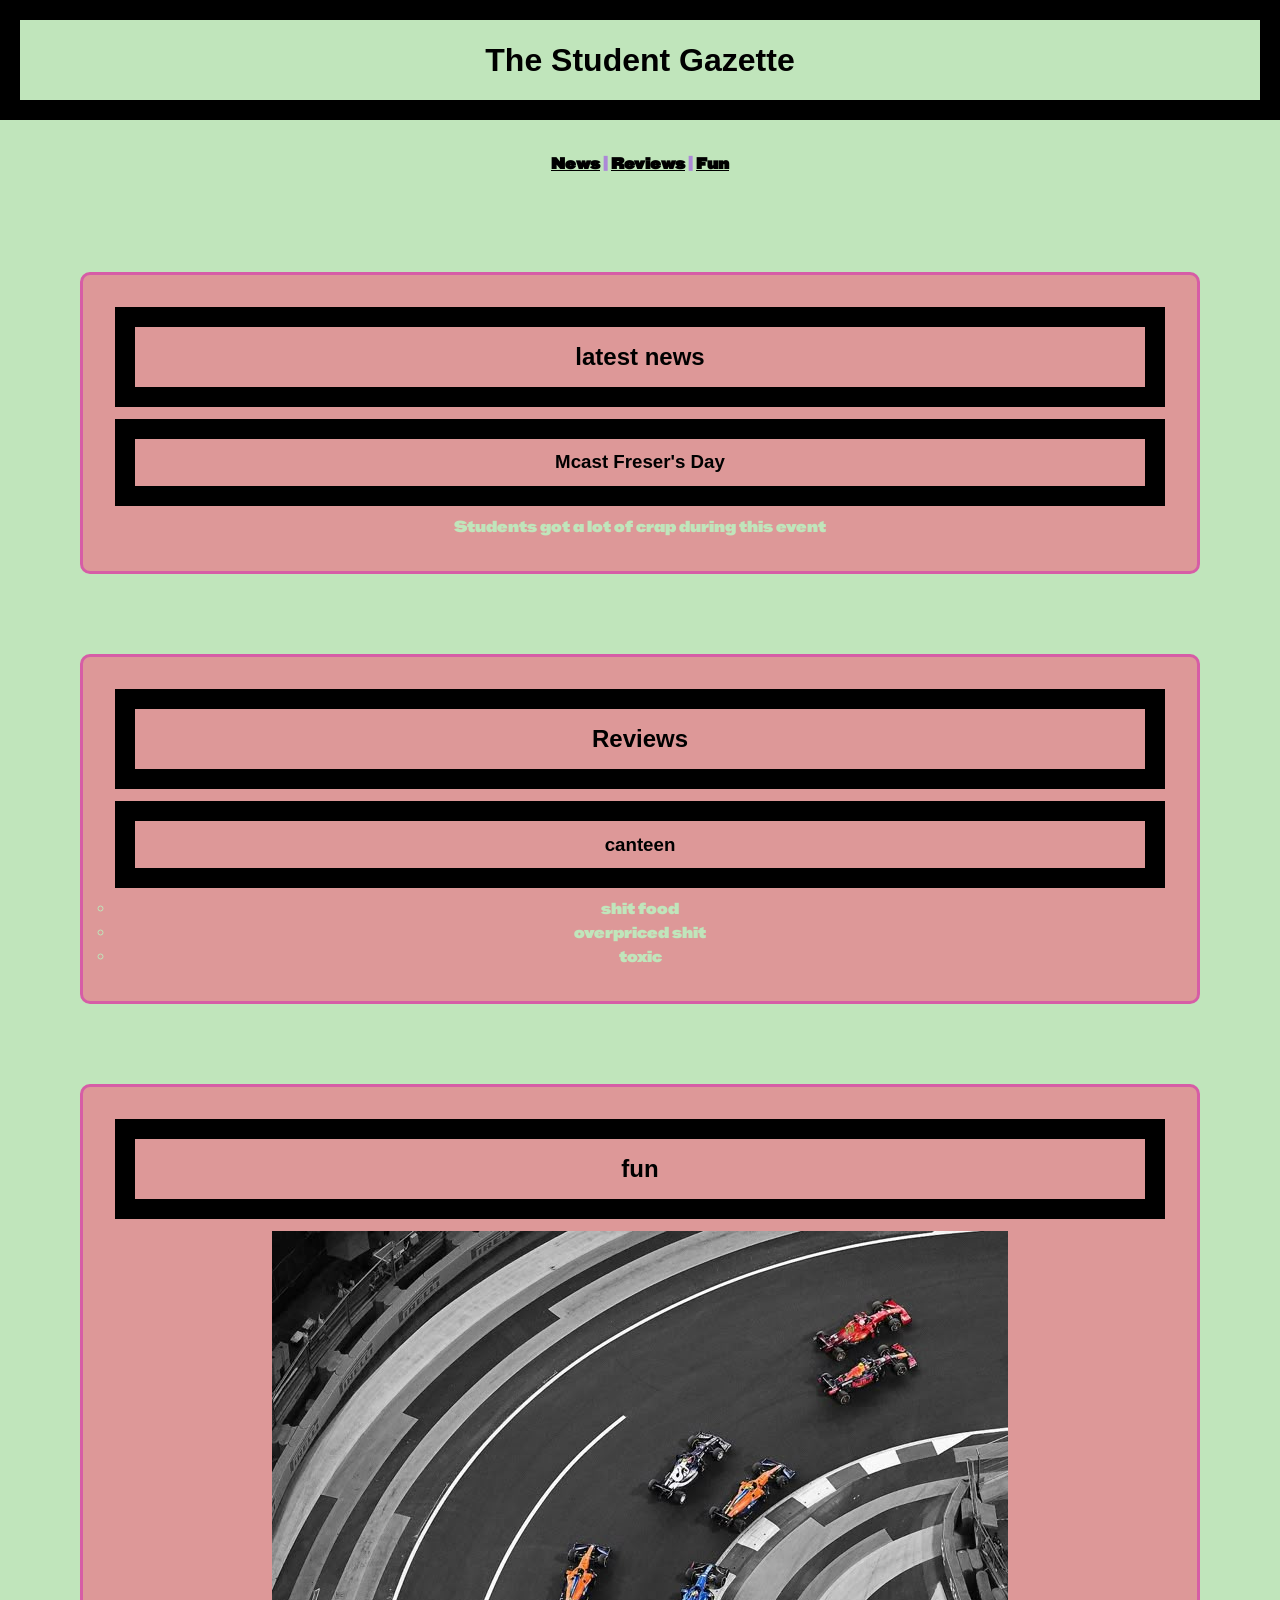
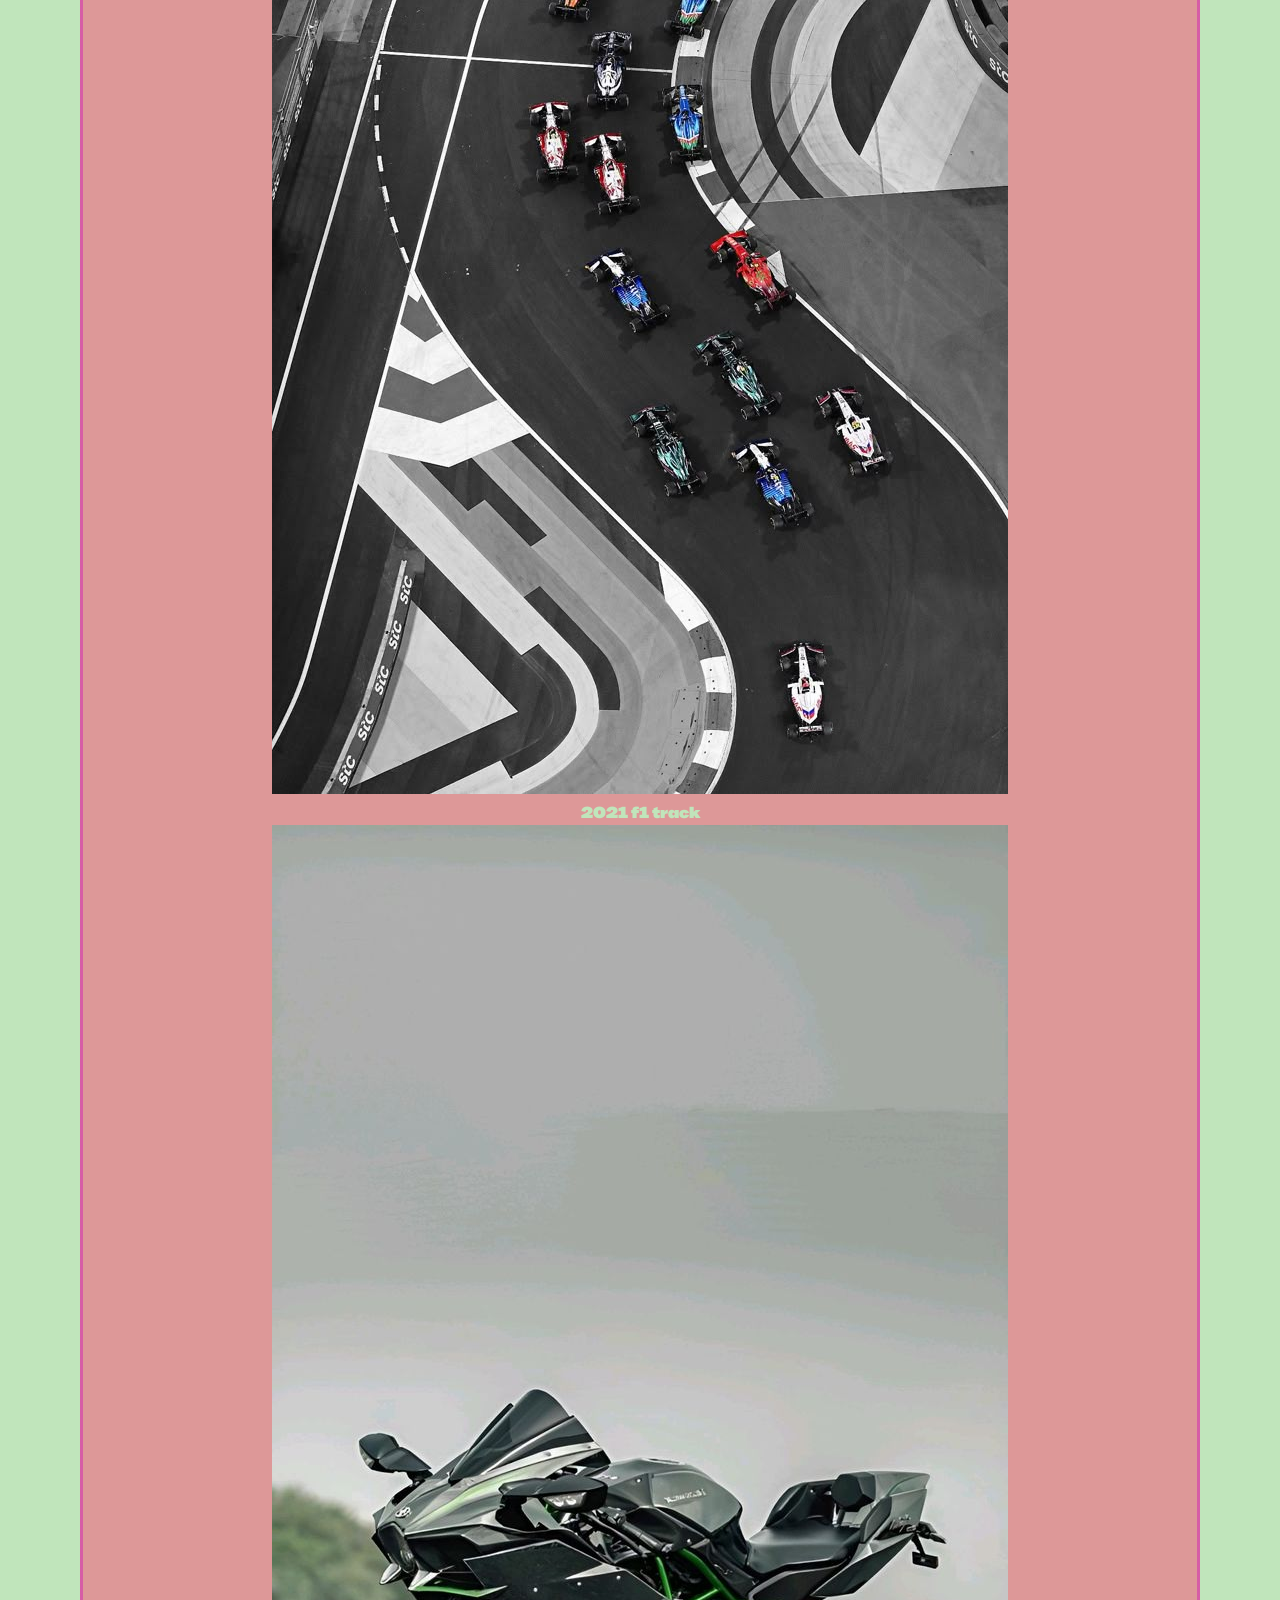
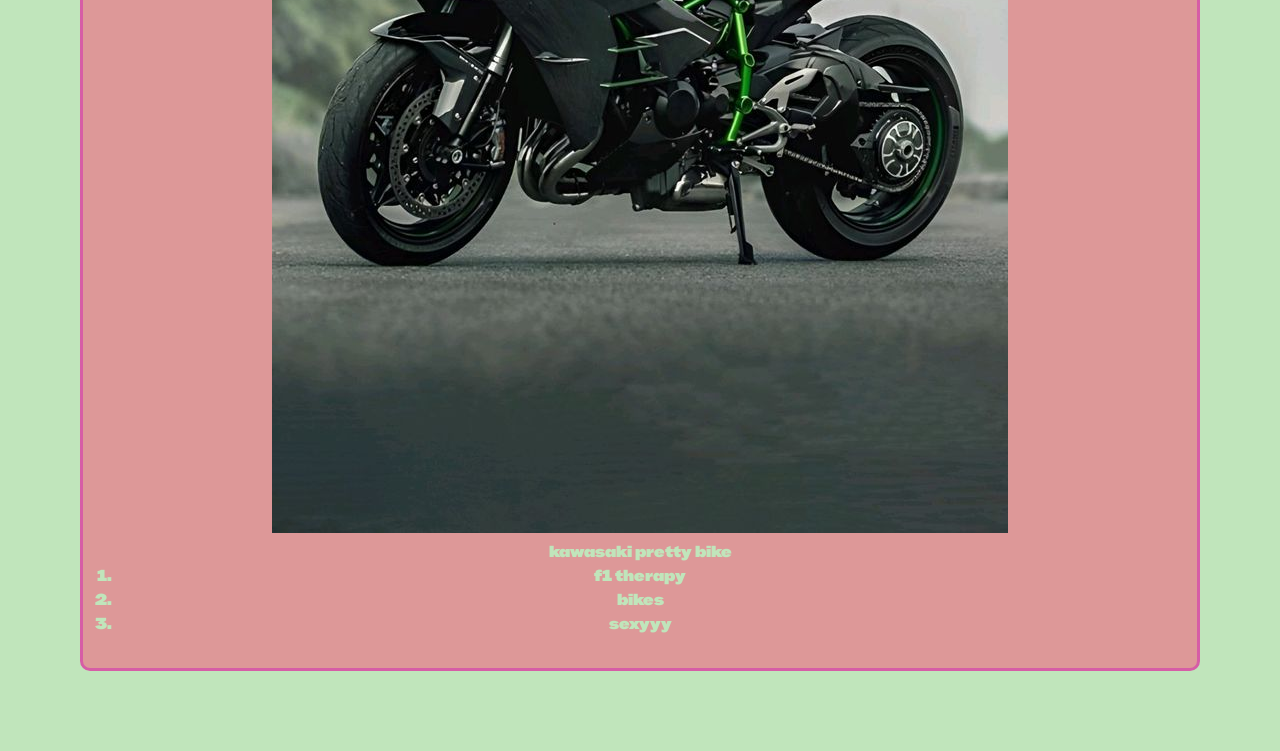
<file: index.html>
<!DOCTYPE html>
<html lang="en">
<head>
    <meta charset="UTF-8">
    <meta name="viewport" content="width=device-width, initial-scale=1.0">
<!--a link to our CSS file -->
<link rel="preconnect" href="https://fonts.googleapis.com">
<link rel="preconnect" href="https://fonts.gstatic.com" crossorigin>
<link href="https://fonts.googleapis.com/css2?family=BBH+Sans+Hegarty&display=swap" rel="stylesheet">
<link rel="stylesheet" href="style.css">


    <title>The Student Gazette</title>
</head>
<body>
    <!-- This is a comment and will not show on the page -->
    <!--this is a visible content of our website-->
    
    <!-- The banner/intro of my website-->
    <header>
        <h1>The Student Gazette </h1>
        
        <!--navigation for the website-->
        <nav>
            <!-- anchor/links tag-->
            <a href="#news">News</a> &vert;
            <a href="#reviews">Reviews</a> &vert;
            <a href="#fun">Fun</a> 
        </nav>
    </header>
    
    <!--main content for website-->
    <main>
        <!--a section of the website-->
        <section id="News">
            <h2>latest news </h2>
            <!--An element of the thematic section-->
            <article>
                <h3>Mcast Freser's Day</h3>
                <p>Students got a lot of crap during this event</p>
            </article>
        </section>
        
        <section id="Reviews">
            <h2>Reviews</H2>
                <article>
                    <!--unordered list -->
                    <!--items anre defined with an li-->
                    <ul>
                        <h3> canteen</h3>
                        <ul>
                            <li> shit food</li>
                            <li>overpriced shit</li>
                            <li>toxic</li>
                        </ul>
                    </article>
                </section>
                
                <section id="fun">
                    <h2>fun</h2>
                    <article>
                        <!-- figures help with website readability-->
                        <figure>
                        <img src="2021 F1 Saudi Arabian GP start.jpg" alt="f1 track ">
                        <figcaption>2021 f1 track</figcaption>
                        </figure>
                        <figure>
                            <img src="kawasaki ninja h2R.jpg" alt=" pretty bike ">
                            <figcaption>kawasaki pretty bike </figcaption>
                        </figure>
                      <ol>
                            <li>f1 therapy</li>
                            <li>bikes</li> 
                            <li>sexyyy</li>
                        </ol>
                    </article>
                    </section>

            </main>
        </body>
        </html>
</file>
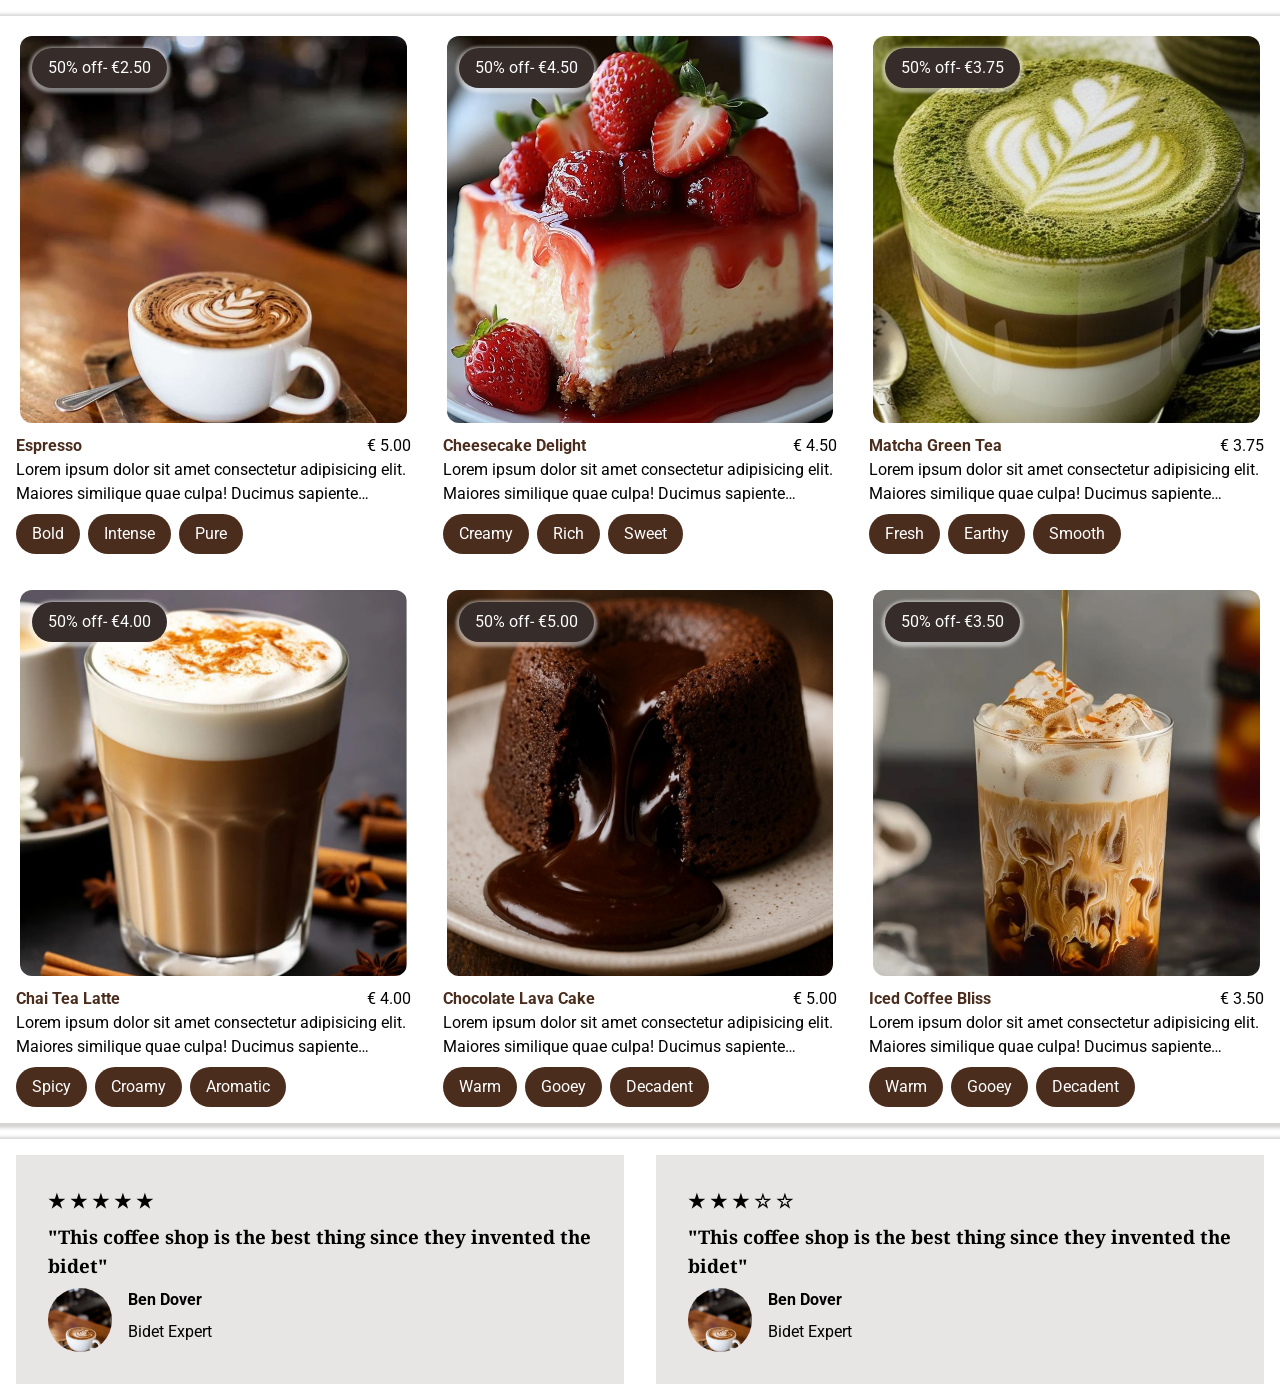
<file: coffee/index.html>
<!DOCTYPE html>
<html lang="en">
<head>
    <meta charset="UTF-8">
    <meta name="viewport" content="width=device-width, initial-scale=1.0">
    
    <link rel="stylesheet" href="style.css">
    
    <title>Coffee Shop</title>
</head>
<body>
    <main class="container">
        
        <section class="d-grid grid-3col sm-grid-3col gap-3">
            
            <!--A column for a product-->
            <div class="col">
                <figure class="product-image">
                    <img src="assets/coffee-cup.jpg" alt="">
                    <figcaption class="product-tag">50% off- €2.50</figcaption>
                </figure>
                
                <div class="d-flex flex-between">
                    <strong class="text-primary"> Espresso</strong>
                    <span>&euro; 5.00</span>
                </div>
                
                <p class="line-2">
                    Lorem ipsum dolor sit amet consectetur adipisicing elit. Maiores similique quae culpa!
                    Ducimus sapiente inventore perspiciatis nulla consequuntur blanditiis, vel unde, iste omnis numquam reiciendis, libero debitis iusto recusandae eius.
                </p>
                
                <div class="tags">
                    <a href="#" class="tag-item">Bold</a>
                    <a href="#" class="tag-item">Intense</a>
                    <a href="#" class="tag-item">Pure</a>
                </div>
           
           
            </div>
            <div class="col">
                <figure class="product-image">
                    <img src="assets/Delight-cheesecake.jpg" alt="">
                    <figcaption class="product-tag">50% off- €4.50</figcaption>
                </figure>
                
                <div class="d-flex flex-between">
                    <strong class="text-primary"> Cheesecake Delight</strong>
                    <span>&euro; 4.50</span>
                </div>
                <p class="line-2">
                    Lorem ipsum dolor sit amet consectetur adipisicing elit. Maiores similique quae culpa!
                    Ducimus sapiente inventore perspiciatis nulla consequuntur blanditiis, vel unde, iste omnis numquam reiciendis, libero debitis iusto recusandae eius.
                </p>
                <div class="tags">
                    <a href="#" class="tag-item">Creamy</a>
                    <a href="#" class="tag-item">Rich</a>
                    <a href="#" class="tag-item">Sweet</a>
                </div>

            </div>
            <div class="col">
                <figure class="product-image">
                    <img src="assets/Green-Tea.jpg" alt="">
                    <figcaption class="product-tag">50% off- €3.75</figcaption>
                </figure>
                
                <div class="d-flex flex-between">
                    <strong class="text-primary"> Matcha Green Tea</strong>
                    <span>&euro; 3.75</span>
                </div>
                <p class="line-2">
                    Lorem ipsum dolor sit amet consectetur adipisicing elit. Maiores similique quae culpa!
                    Ducimus sapiente inventore perspiciatis nulla consequuntur blanditiis, vel unde, iste omnis numquam reiciendis, libero debitis iusto recusandae eius.
                </p>
                <div class="tags">
                    <a href="#" class="tag-item">Fresh</a>
                    <a href="#" class="tag-item">Earthy</a>
                    <a href="#" class="tag-item">Smooth</a>
                </div>

            </div>
            <div class="col">
                <figure class="product-image">
                    <img src="assets/Chai-Tea.jpg" alt="">
                    <figcaption class="product-tag">50% off- €4.00</figcaption>
                </figure>
                
                <div class="d-flex flex-between">
                    <strong class="text-primary"> Chai Tea Latte </strong>
                    <span>&euro; 4.00</span>
                </div>
                <p class="line-2">
                    Lorem ipsum dolor sit amet consectetur adipisicing elit. Maiores similique quae culpa!
                    Ducimus sapiente inventore perspiciatis nulla consequuntur blanditiis, vel unde, iste omnis numquam reiciendis, libero debitis iusto recusandae eius.
                </p>
                <div class="tags">
                    <a href="#" class="tag-item">Spicy</a>
                    <a href="#" class="tag-item">Croamy</a>
                    <a href="#" class="tag-item">Aromatic</a>
                </div>

            </div>
            <div class="col">
                <figure class="product-image">
                    <img src="assets/Lava-Cake.jpg" alt="">
                    <figcaption class="product-tag">50% off- €5.00</figcaption>
                </figure>
                
                <div class="d-flex flex-between">
                    <strong class="text-primary"> Chocolate Lava Cake </strong>
                    <span>&euro; 5.00</span>
                </div>
                <p class="line-2">
                    Lorem ipsum dolor sit amet consectetur adipisicing elit. Maiores similique quae culpa!
                    Ducimus sapiente inventore perspiciatis nulla consequuntur blanditiis, vel unde, iste omnis numquam reiciendis, libero debitis iusto recusandae eius.
                </p>
                <div class="tags">
                    <a href="#" class="tag-item">Warm</a>
                    <a href="#" class="tag-item">Gooey</a>
                    <a href="#" class="tag-item">Decadent</a>
                </div>

            </div>
            <div class="col">
                <figure class="product-image">
                    <img src="assets/Iced-coffee.jpg" alt="">
                    <figcaption class="product-tag">50% off- €3.50</figcaption>
                </figure>
                
                <div class="d-flex flex-between">
                    <strong class="text-primary"> Iced Coffee Bliss </strong>
                    <span>&euro; 3.50</span>
                </div>
                <p class="line-2">
                    Lorem ipsum dolor sit amet consectetur adipisicing elit. Maiores similique quae culpa!
                    Ducimus sapiente inventore perspiciatis nulla consequuntur blanditiis, vel unde, iste omnis numquam reiciendis, libero debitis iusto recusandae eius.
                </p>
                <div class="tags">
                    <a href="#" class="tag-item">Warm</a>
                    <a href="#" class="tag-item">Gooey</a>
                    <a href="#" class="tag-item">Decadent</a>
                </div>
        </section>
        
        <section class="d-grid grid-2col sm-grid-3col gap-3">
            <div class="bg-muted p-3">

                <h3>
                    &starf;
                    &starf;
                    &starf;
                    &starf;
                    &starf;
                </h3>
                <h3>
                    "This coffee shop is the best thing since they invented the bidet"
                </h3>

                <div class="profile">
                    <img src="assets/coffee-cup.jpg" alt="">
                    <strong class="name">Ben Dover</strong>
                    <span class="job-title">Bidet Expert</span>
                 </div>
            </div>

         <div class="bg-muted p-3">

                <h3>
                    &starf;
                    &starf;
                    &starf;
                    &star;
                    &star;
                </h3>
                <h3>
                    "This coffee shop is the best thing since they invented the bidet"
                </h3>

                <div class="profile">
                    <img src="assets/coffee-cup.jpg" alt="">
                    <strong class="name">Ben Dover</strong>
                    <span class="job-title">Bidet Expert</span>
                 </div>
            </div>
        </section>

    </main>
    
    
    
</body>
</html>
</file>
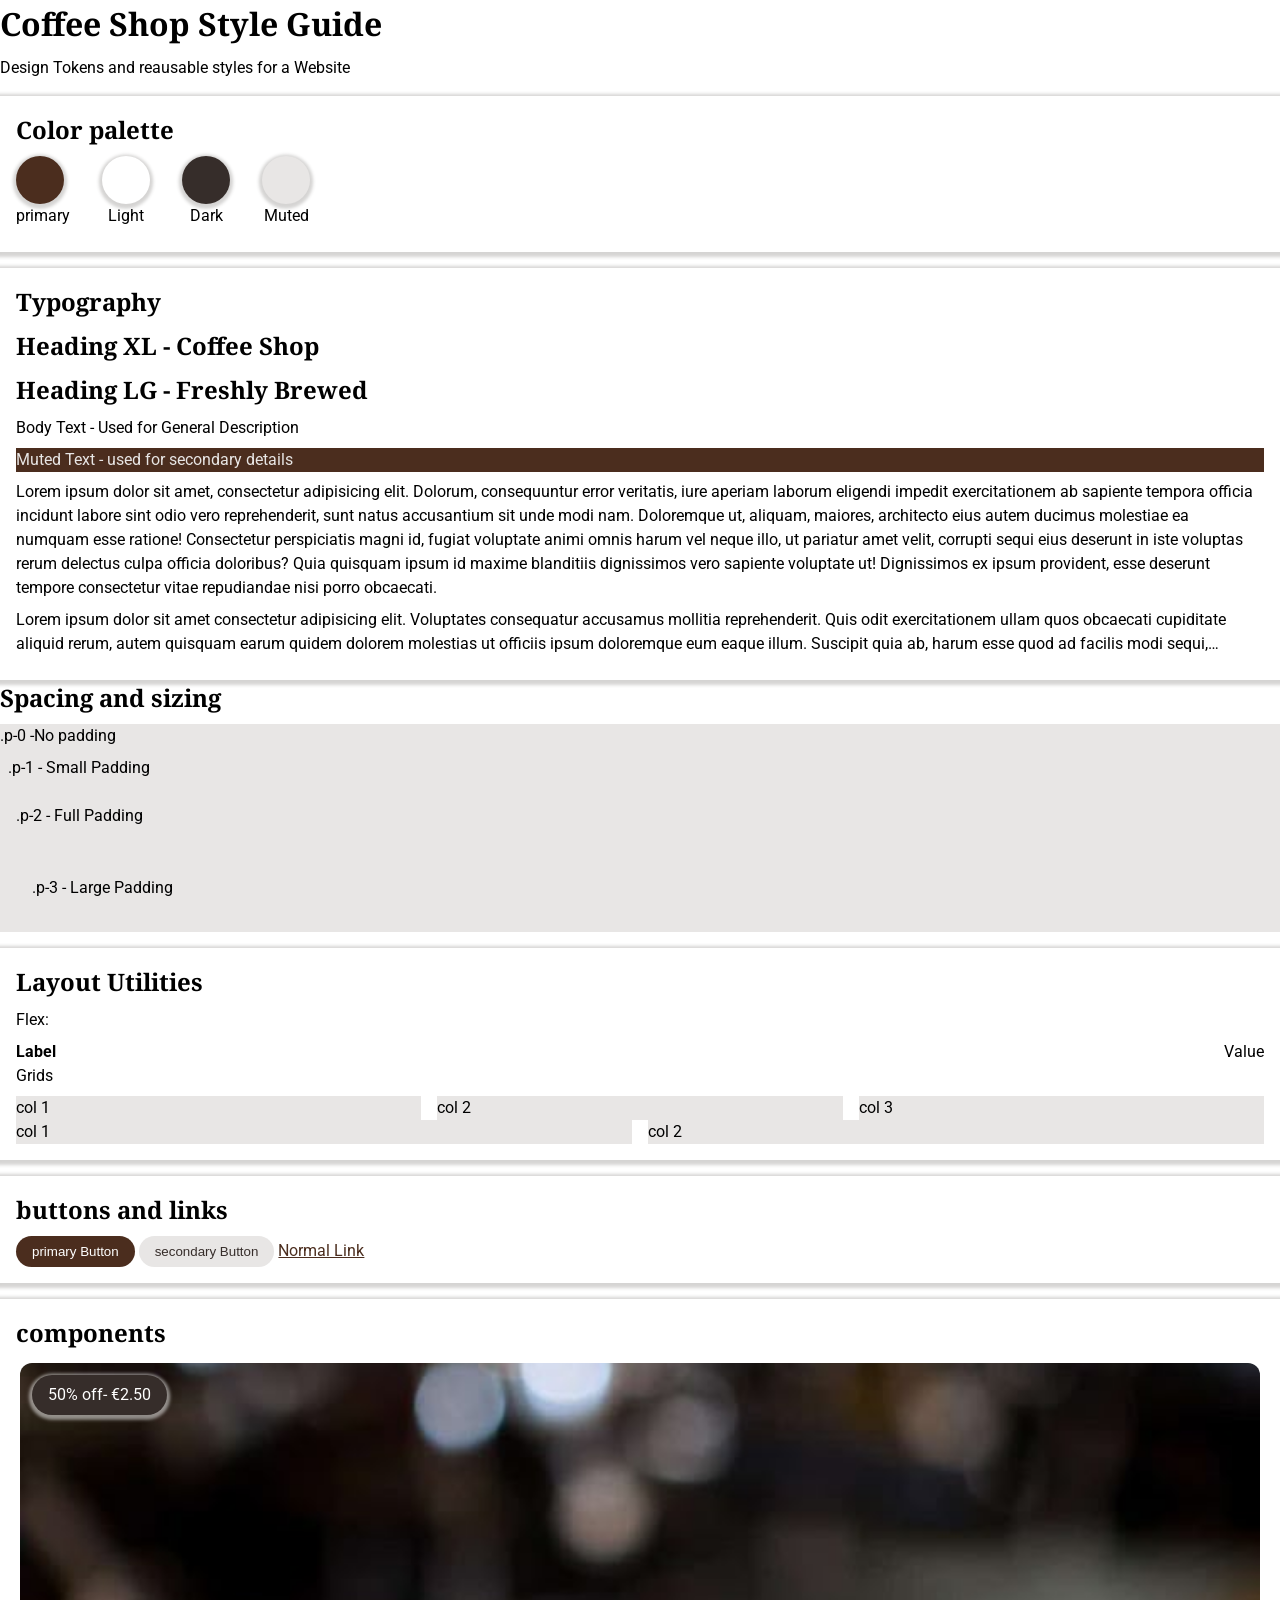
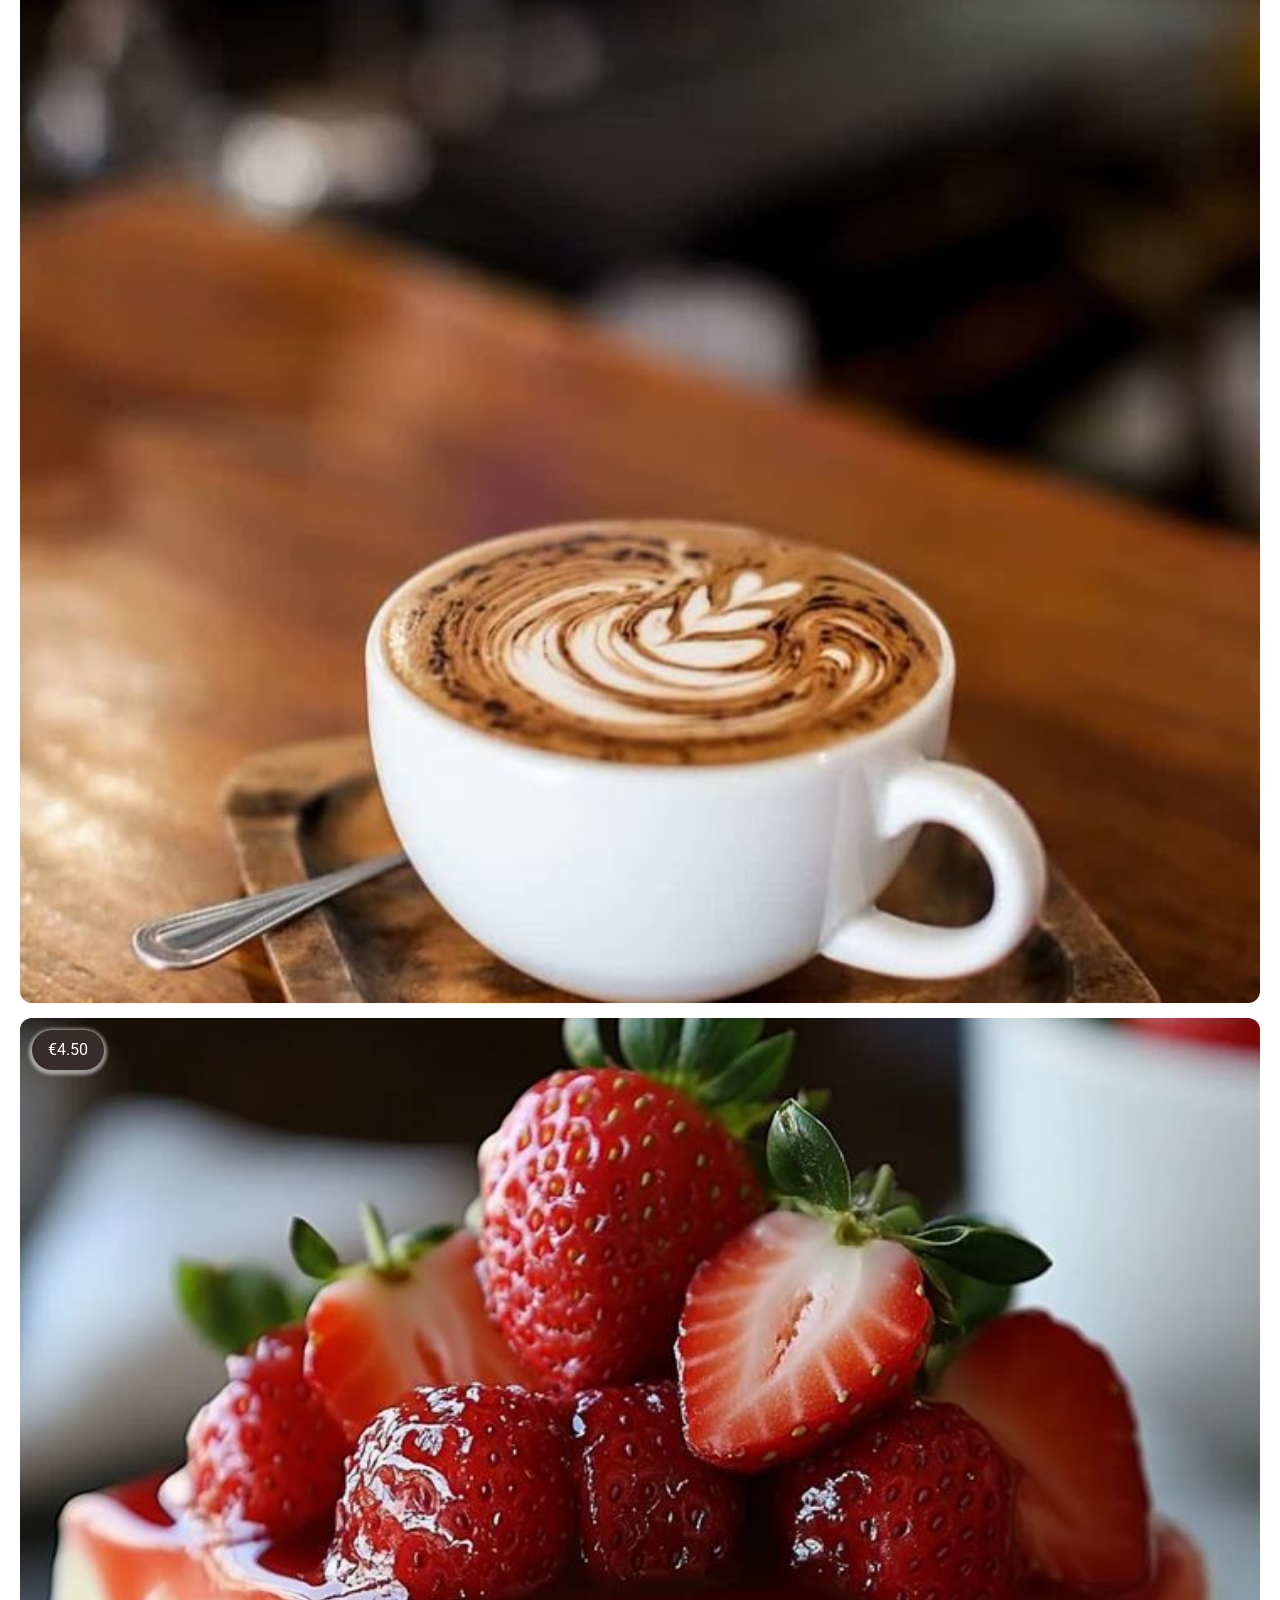
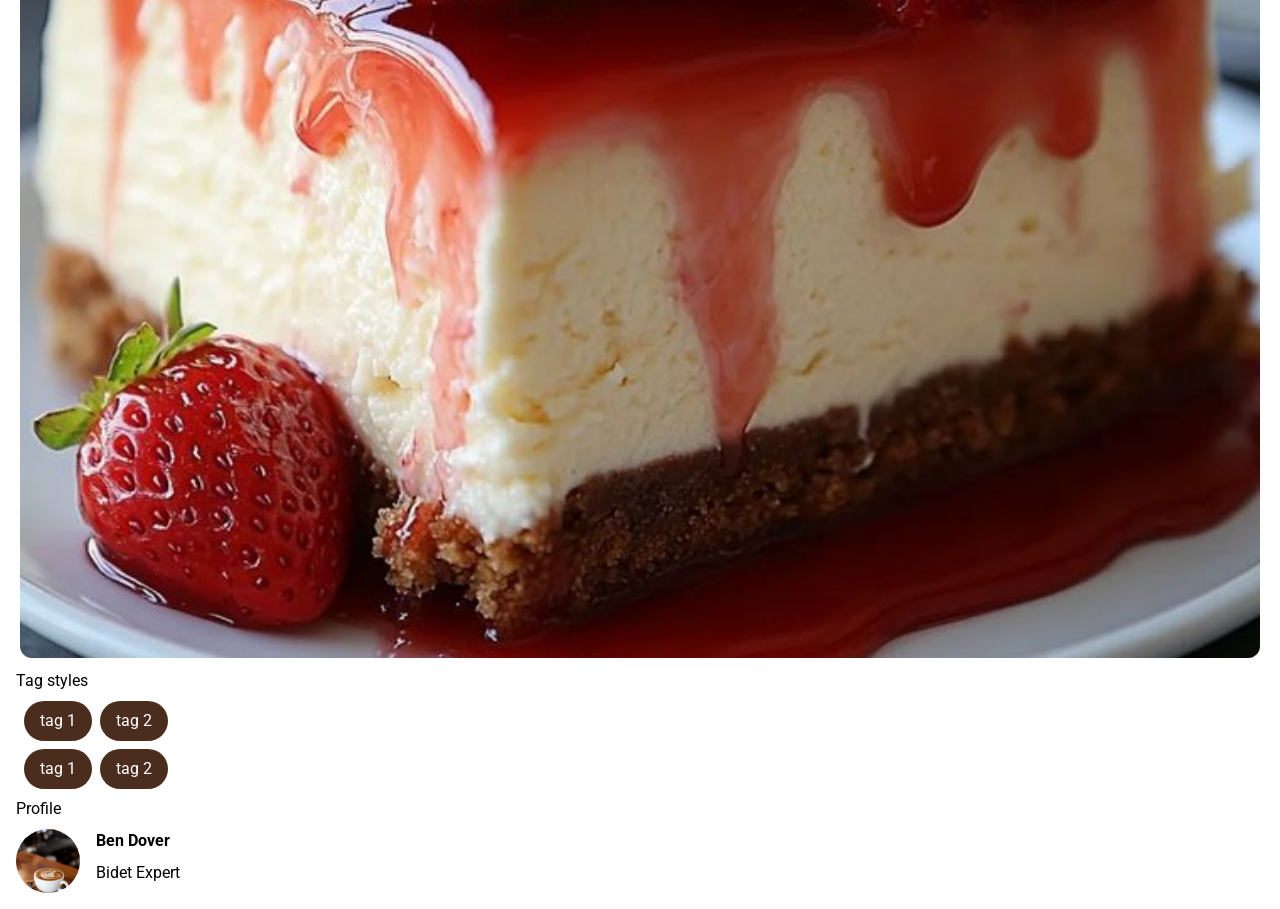
<file: coffee/style-guide.html>
<!DOCTYPE html>
<html lang="en">
<head>
    <meta charset="UTF-8">
    <meta name="viewport" content="width=device-width, initial-scale=1.0">
    
    <link rel="stylesheet" href="style.css">
    
    <title>Coffee Shop Style Guide</title>
</head>
<body>
    
    <!--unique website content-->
    <main class="container">
        <h1>Coffee Shop Style Guide </h1>
        <p>Design Tokens and reausable styles for a Website </p>
        
        
        <section>
            <h2>Color palette</h2>
            
            <article class="swatches gap-3">
                
                <!--color swatch-->
                <div class="swatch">
                    <div class="swatch-value bg-primary"></div>
                    <p class="swatch-name"> primary</p>
                </div>
                
                <!--color swatch-->
                <div class="swatch">
                    <div class="swatch-value bg-light"></div>
                    <p class="swatch-name"> Light</p>
                </div>
                
                <!--color swatch-->
                <div class="swatch">
                    <div class="swatch-value bg-dark"></div>
                    <p class="swatch-name"> Dark</p>
                </div>
                
                <!--color swatch-->
                <div class="swatch">
                    <div class="swatch-value bg-muted"></div>
                    <p class="swatch-name"> Muted </p>
                </div>
                
            </article>
        </section>
        
        <section>
            <h2>Typography</h2>
            
            
            <h1 class="heading-xl"> Heading XL - Coffee Shop</h1>
            <h2 class="heading-lg">Heading LG - Freshly Brewed</h2>
            <p> Body Text - Used for General Description </p>
            <p class="bg-primary text-muted">Muted Text - used for secondary details </p>
            
            <p class="line-1">Lorem ipsum dolor sit amet, consectetur adipisicing elit. Dolorum, consequuntur error veritatis, iure aperiam laborum eligendi impedit exercitationem ab sapiente tempora officia incidunt labore sint odio vero reprehenderit, sunt natus accusantium sit unde modi nam. Doloremque ut, aliquam, maiores, architecto eius autem ducimus molestiae ea numquam esse ratione! Consectetur perspiciatis magni id, 
                fugiat voluptate animi omnis harum vel neque illo, ut pariatur amet velit, corrupti sequi eius deserunt in iste voluptas rerum delectus culpa officia doloribus? Quia quisquam ipsum id maxime blanditiis dignissimos vero sapiente voluptate ut! Dignissimos ex ipsum provident, esse deserunt tempore consectetur vitae repudiandae nisi porro obcaecati.</p>
             <p class="line-2">Lorem ipsum dolor sit amet consectetur adipisicing elit. Voluptates consequatur accusamus mollitia reprehenderit. Quis odit exercitationem ullam quos obcaecati cupiditate aliquid rerum, autem quisquam earum quidem dolorem molestias ut officiis ipsum doloremque eum eaque illum. Suscipit quia ab, harum esse quod ad facilis modi sequi, maiores provident doloribus vitae distinctio dolores natus ratione voluptates officia voluptatibus iure neque deleniti odio? Tempora maiores in earum reprehenderit, commodi adipisci molestiae labore fuga numquam delectus voluptatem officia aperiam sint, accusamus quae blanditiis enim placeat eaque aliquid, facilis dolores? Explicabo sunt
                 praesentium hic ab voluptas fugit earum ipsa libero asperiores, magnam sint officiis voluptatibus?</p>
            </section>
        
        <sectio>
            <h2>Spacing and sizing</h2>
            
            <div class="p-0 bg-muted n-1">
                .p-0 -No padding
            </div>
            
            <div class="p-1 bg-muted n-1" >
                .p-1 - Small Padding
            </div>
            <div class="p-2 bg-muted n-1">
                .p-2 - Full Padding 
            </div>
            <div class="p-3 bg-muted n-1" >
                .p-3 - Large Padding
            </div>
        </sectio>
        
        <section>
            <h2>Layout Utilities</h2>
            
            
            <p>Flex:</p>
            <div class="d-flex flex-between">
                <strong> Label</strong>
                <span>Value</span>
            </div>
            <p>Grids</p>
            <div class="d-grid grid-3col gap-2 n-2">
                
                <div class="bg-muted">col 1</div>
                <div class="bg-muted">col 2</div>
                <div class="bg-muted">col 3</div>
            </div>
            
            <div class="d-grid grid-2col gap-2 n-2">
                
                <div class="bg-muted">col 1</div>
                <div class="bg-muted">col 2</div>
            </div>
        </section>
        
        <section>
            <h2>buttons and links</h2>
            
            <button class="btn btn-primary">primary Button</button>
            <button class="btn btn-secondary">secondary Button</button>
            <a href="#" class="link"> Normal Link</a>
        </section>
        
        <section>
            <h2>components</h2>
            
            <figure class="product-image">
                <img src="assets/coffee-cup.jpg" alt="">
                <figcaption class="product-tag">50% off- €2.50</figcaption>
            </figure>

            <figure class="product-image">
                <img src="assets/Delight-cheesecake.jpg" alt="">
                <figcaption class="product-tag">€4.50</figcaption>
            </figure>
            
            <p>Tag styles </p>
            <ul class="tags m-1">
                <li class="tag-item">tag 1</li>
                <li class="tag-item">tag 2</li>
            </ul>
            
            <div class="tags m-1">
                <a href="#" class="tag-item">tag 1</a>
                <a href="#" class="tag-item">tag 2</a>
            </div>
            <p>Profile</p>
         <div class="profile">
            <img src="assets/coffee-cup.jpg" alt="">
            <strong class="name">Ben Dover</strong>
            <span class="job-title">Bidet Expert</span>
         </div>
            </section>
            
        </main>
        
    </body>
    </html>
</file>
<file: style.css>
/* targets the body tag <body.*/
/*CSS reset*/

*{
    margin: 0;
    padding: 0;
}
/* this is a comment in css*/
body{
    background-color: #c0e5bb;
    font-family:  "BBH Sans Hegarty",Arial, Helvetica, sans-serif;
    line-height: 1.5; /*1.5 line spacing */
    color: #ac89d7;
    text-align: center;
}

h1,h2,h3,h4,h5,h6 {
    font-family:  "BBH Sans Bogle", sans-serif;
    margin-bottom: 0.5em; /* em -scales on font size*/
    /* if the font size is 40px, 0.5em is 28px */
padding: 0.5em;
color: black;
border-style: solid;
border-width: 20px;

}
section
{
    background-color: #dd9898;
    color: #c0e5bb;
    margin: 5em;
    padding: 2em;

    border-width: 3px;
    border-style: solid;
    border-color: #d65da6;
    border-radius: 10px;
}
nav
{ 
    padding: 1em;
    font-weight: bold;
}
nav a{/* targets all links in the nav*/
    color: black;
}
</file>
<file: coffee/style.css>
@import url('https://fonts.googleapis.com/css2?family=Noto+Serif:ital,wght@0,100..900;1,100..900&family=Roboto:ital,wght@0,100..900;1,100..900&display=swap');

  /* CSS Variables*/
:root {
   --primary: #4b2d1e;
   --primary-tint: #75513f;
   --primary-shade: #30170a;

   --Dark: #362d2a;
   --light:#ffffff;

   --muted:#e8e6e5;
   --muted-tint:#f8f6f5;
   --muted-shade:#d8d6d5;

   --shadow-dark: 0 0.1rem 0.2rem 0.2rem rgba(45, 40, 35, 0.2);
   --shadow-light: 0 0.1rem 0.2rem 0.2rem rgba(255, 255, 255, 0.5);

--font-normal: Roboto,arial,sans-serif;
--font-heading: 'Noto serif',serif;


--space-0: 0;
--space-1: 0.5rem;
--space-2: 1rem;
--space-3: 2rem;
}

/* CSS Reset - Targets everything */
*{
    box-sizing: border-box;
    margin: 0;
    padding: 0;
}

body{
    font-family:  var(--font-normal);
    line-height: 1.5;

}
h1,h2,h3,h4,h5,h6{
    font-family: var(--font-heading);
    margin-bottom: 0.5rem;
}

p{
    margin-bottom: 0.5rem;
}



/************************************* BUTTONS ********************************/
.btn{
    border:none;
    border-radius: 1rem;

    padding: var(--space-1) var(--space-2);
     
    cursor: pointer;

}
.btn-primary {
    background-color: var(--primary);
    color: var(--light);
}
.btn-primary:hover {
background-color:var(--primary-tint);
}
.btn-primary:active {
    background-color: var(--primary-shade);
}

.btn-secondary{
    background-color: var(--muted);
    color: var(--Dark);
}
.btn-secondary:hover {
background-color: var(--muted-tint);
}
.btn-secondary:active{
    background-color: var(--muted-shade);
}
.link {
color: var(--primary);
text-decoration: underline;
}
.link:hover {
color: var(--primary-tint);
}






/*************************************  COLOR  ********************************/

.bg-primary { background-color: var(--primary); }
.bg-dark {  background-color: var(--Dark);}  
.bg-light { background-color: var(--light); }
.bg-muted {  background-color: var(--muted);} 


    .text-primary { color: var(--primary); }
    .text-dark { color: var(--Dark); }
    .text-light { color: var(--light); }
    .text-muted { color: var(--muted); }

 /************************************* COMPONENTS ********************************/

.product-image{
    position: relative;
    /*tells all children that this is a parent*/
}

.product-image img {
aspect-ratio: 1 / 1;
width: 100%;

object-fit: cover;

border: 4px solid var(--light);
border-radius: var(--space-2);
}
.product-image .product-tag {
background-color: var(--Dark);
color:var(--light);
box-shadow: var(--shadow-light);

padding: var(--space-1) var(--space-2);
border-radius: var(--space-3);

position: absolute;
left: var(--space-2);
top: var(--space-2);
}
.profile{
    display: grid;
    grid-template-columns:auto 1fr;
    grid-template-rows: repeat(2,1fr);
    column-gap: var(--space-2);

}


.profile img {
    aspect-ratio: 1/1;
    width: 4rem;
    object-fit: cover;
    border-radius: 100%;

    grid-column: 1;
    grid-row: span 2 ;
}
.profile .name {
grid-column: 2;
grid-row: 1;
}

.profile .job-title {
    grid-column: 2;
    grid-row: 2;
    }



.tags {
    display: flex;
    list-style: none;
    gap: var(--space-1);
    }
.tags  .tag-item {
background-color: var(--primary);
color: var(--light);

text-decoration: none;
padding: var(--space-1) var(--space-2);
border-radius: var(--space-3);
 }

 /************************************* LAYOUT ********************************/
.container {
max-width: 1280px;
margin: auto;
}
.container section {
    box-shadow: var(--shadow-dark);

    padding: var(--space-2);
    margin-top: var(--space-2);
}

.d-flex { display:flex; }
.d-grid { display: grid; }
.flex-between{ justify-content: space-between;}


.d-flex { display:flex; }
.d-grid { display: grid; }
.flex-between{ justify-content: space-between;}

.grid-3col {
    grid-template-columns: repeat(3,1fr);
}
.grid-2col {
    grid-template-columns: repeat(2,1fr);
}



 /************************************* SPACING ********************************/
.p-0 { padding: var(--space-0);}
.p-1 { padding: var(--space-1);}
.p-2 { padding: var(--space-2);}
.p-3 { padding: var(--space-3);}

.m-0 { margin: var(--space-0);}
.m-1 { margin: var(--space-1);}
.m-2 { margin: var(--space-2);}
.m-3 { margin: var(--space-3);}

.gap-0 { gap: var(--space-0);}
.gap-1 { gap: var(--space-1);}
.gap-2 { gap: var(--space-2);}
.gap-3 { gap: var(--space-3);}


/************************************* SWATCHES ********************************/

.swatches{
    display: flex;
}
.swatch .swatch-value { 
    border-radius: 100%;
    aspect-ratio: 1 / 1;
width: 3rem; /*Root Font Size:16px*/

box-shadow:var(--shadow-dark);
}
.swatch .swatch-name{
    text-align: center;
}
 

/************************************* TEXT ********************************/
.line-2
{
    display: -webkit-box;
    -webkit-box-orient: vertical;
    -webkit-line-clamp: 2;
    line-clamp: 2;


   
    height: 3em;
    overflow: clip;
    text-overflow: ellipsis;
}
/************************************* MOBILE********************************/
@media  (max-width: 600px)
{
    .sm-grid-1col {
        grid-template-columns: 1fr;
    }
   
    .sm-grid-2col{
        grid-template-columns: repeat(2,1fr);
    }

}
</file>
